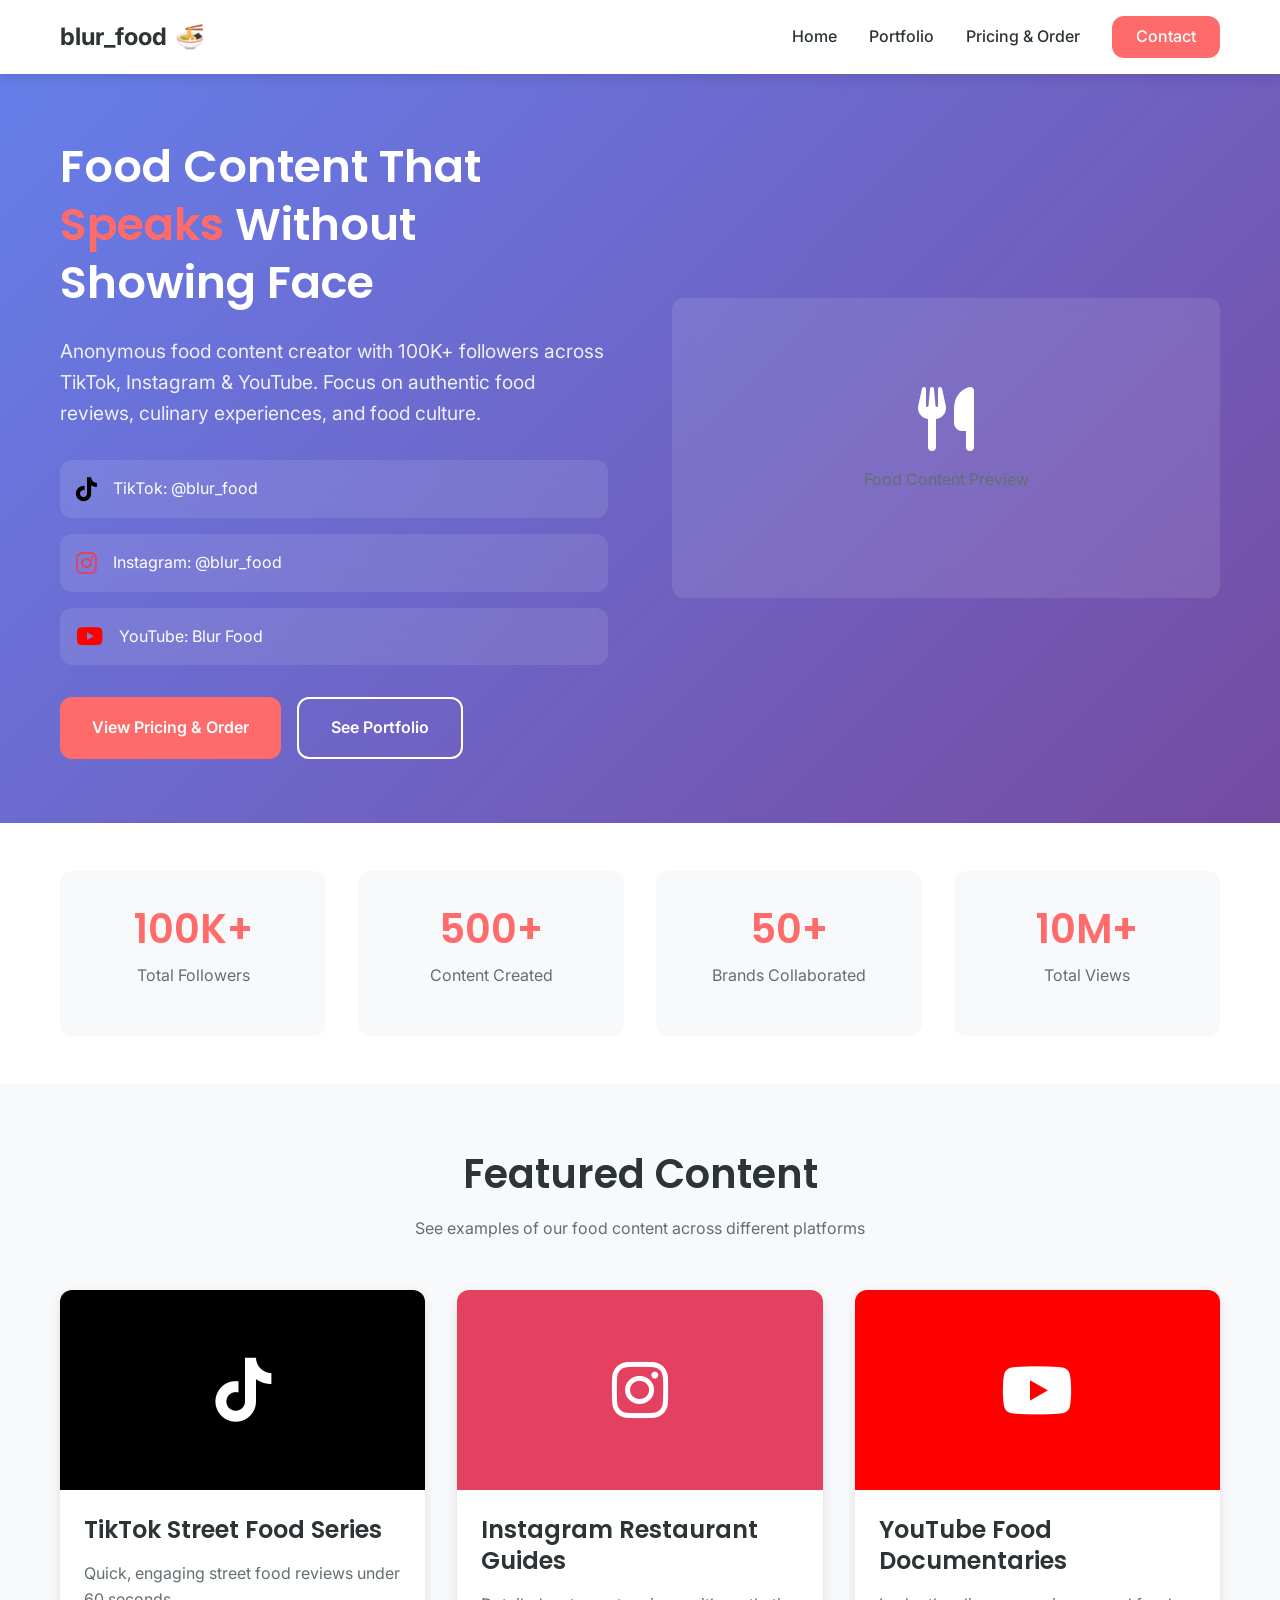
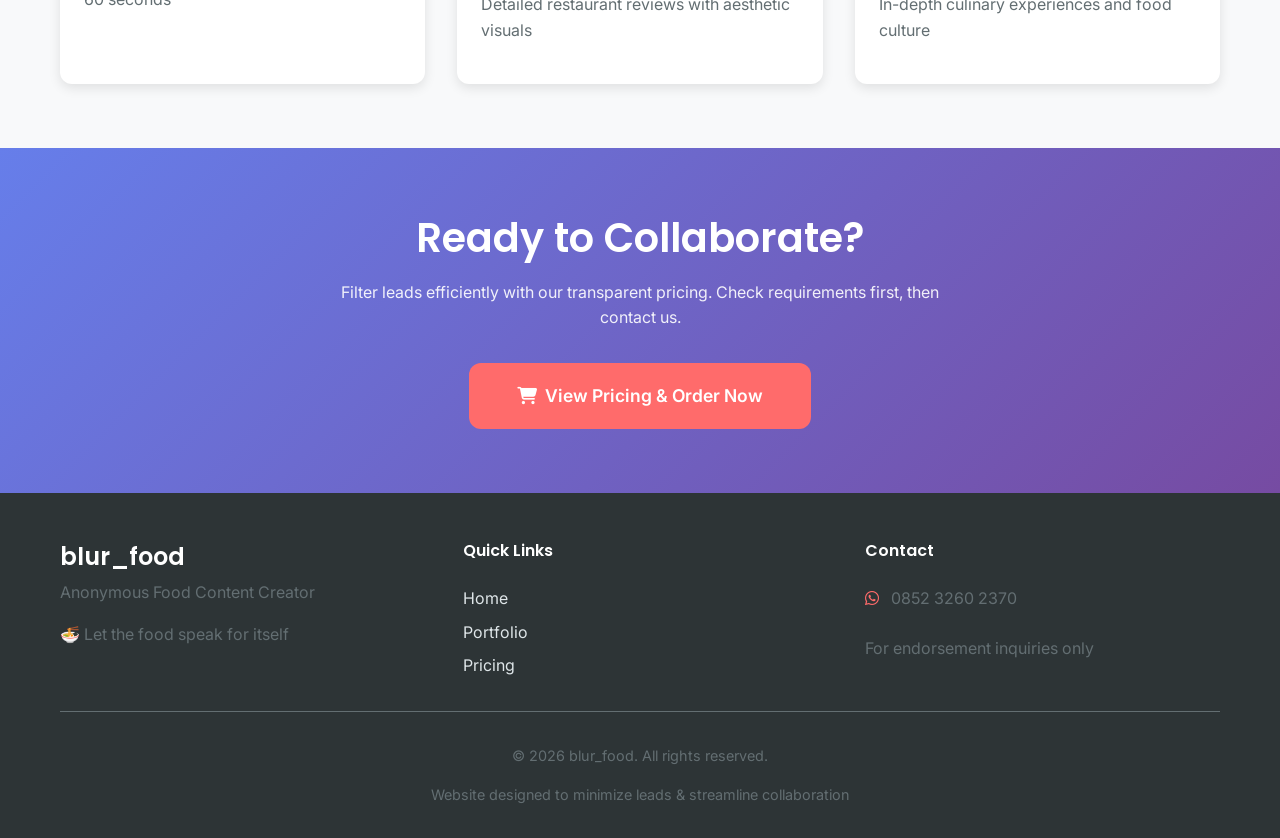
<file: index.html>
<!DOCTYPE html>
<html lang="id">
<head>
    <meta charset="UTF-8">
    <meta name="viewport" content="width=device-width, initial-scale=1.0">
    <title>blur_food - Anonymous Food Content Creator</title>
    <link rel="stylesheet" href="style.css">
    <link rel="stylesheet" href="https://cdnjs.cloudflare.com/ajax/libs/font-awesome/6.4.0/css/all.min.css">
    <link rel="preconnect" href="https://fonts.googleapis.com">
    <link rel="preconnect" href="https://fonts.gstatic.com" crossorigin>
    <link href="https://fonts.googleapis.com/css2?family=Poppins:wght@300;400;500;600;700&family=Inter:wght@400;500;600&display=swap" rel="stylesheet">
    <link rel="icon" type="image/x-icon" href="assets/favicon.ico">
</head>
<body>
    <!-- Navigation -->
    <nav class="navbar">
        <div class="container">
            <a href="/" class="logo">
                <span class="logo-text">blur_food</span>
                <span class="logo-sub">🍜</span>
            </a>
            <div class="nav-links">
                <a href="#home">Home</a>
                <a href="#portfolio">Portfolio</a>
                <a href="pricing.html">Pricing & Order</a>
                <a href="#contact" class="cta-nav">Contact</a>
            </div>
            <button class="menu-toggle">
                <i class="fas fa-bars"></i>
            </button>
        </div>
    </nav>

    <!-- Hero Section -->
    <section id="home" class="hero">
        <div class="container">
            <div class="hero-content">
                <h1 class="hero-title">Food Content That <span class="highlight">Speaks</span> Without Showing Face</h1>
                <p class="hero-subtitle">Anonymous food content creator with 100K+ followers across TikTok, Instagram & YouTube. Focus on authentic food reviews, culinary experiences, and food culture.</p>
                
                <div class="platforms">
                    <div class="platform">
                        <i class="fab fa-tiktok"></i>
                        <span>TikTok: @blur_food</span>
                    </div>
                    <div class="platform">
                        <i class="fab fa-instagram"></i>
                        <span>Instagram: @blur_food</span>
                    </div>
                    <div class="platform">
                        <i class="fab fa-youtube"></i>
                        <span>YouTube: Blur Food</span>
                    </div>
                </div>

                <div class="hero-cta">
                    <a href="pricing.html" class="btn-primary">View Pricing & Order</a>
                    <a href="#portfolio" class="btn-secondary">See Portfolio</a>
                </div>
            </div>
            <div class="hero-image">
                <!-- Placeholder for food image -->
                <div class="image-placeholder">
                    <i class="fas fa-utensils"></i>
                    <p>Food Content Preview</p>
                </div>
            </div>
        </div>
    </section>

    <!-- Stats Section -->
    <section class="stats">
        <div class="container">
            <div class="stat-card">
                <h3>100K+</h3>
                <p>Total Followers</p>
            </div>
            <div class="stat-card">
                <h3>500+</h3>
                <p>Content Created</p>
            </div>
            <div class="stat-card">
                <h3>50+</h3>
                <p>Brands Collaborated</p>
            </div>
            <div class="stat-card">
                <h3>10M+</h3>
                <p>Total Views</p>
            </div>
        </div>
    </section>

    <!-- Portfolio Section -->
    <section id="portfolio" class="portfolio">
        <div class="container">
            <h2 class="section-title">Featured Content</h2>
            <p class="section-subtitle">See examples of our food content across different platforms</p>
            
            <div class="portfolio-grid">
                <div class="portfolio-item">
                    <div class="portfolio-image tiktok">
                        <i class="fab fa-tiktok"></i>
                    </div>
                    <h3>TikTok Street Food Series</h3>
                    <p>Quick, engaging street food reviews under 60 seconds</p>
                </div>
                
                <div class="portfolio-item">
                    <div class="portfolio-image instagram">
                        <i class="fab fa-instagram"></i>
                    </div>
                    <h3>Instagram Restaurant Guides</h3>
                    <p>Detailed restaurant reviews with aesthetic visuals</p>
                </div>
                
                <div class="portfolio-item">
                    <div class="portfolio-image youtube">
                        <i class="fab fa-youtube"></i>
                    </div>
                    <h3>YouTube Food Documentaries</h3>
                    <p>In-depth culinary experiences and food culture</p>
                </div>
            </div>
        </div>
    </section>

    <!-- CTA Section -->
    <section class="cta">
        <div class="container">
            <h2>Ready to Collaborate?</h2>
            <p>Filter leads efficiently with our transparent pricing. Check requirements first, then contact us.</p>
            <a href="pricing.html" class="btn-primary btn-large">
                <i class="fas fa-shopping-cart"></i> View Pricing & Order Now
            </a>
        </div>
    </section>

    <!-- Footer -->
    <footer>
        <div class="container">
            <div class="footer-content">
                <div class="footer-brand">
                    <h3>blur_food</h3>
                    <p>Anonymous Food Content Creator</p>
                    <p>🍜 Let the food speak for itself</p>
                </div>
                
                <div class="footer-links">
                    <h4>Quick Links</h4>
                    <a href="#home">Home</a>
                    <a href="#portfolio">Portfolio</a>
                    <a href="pricing.html">Pricing</a>
                </div>
                
                <div class="footer-contact">
                    <h4>Contact</h4>
                    <p><i class="fab fa-whatsapp"></i> 0852 3260 2370</p>
                    <p>For endorsement inquiries only</p>
                </div>
            </div>
            
            <div class="footer-bottom">
                <p>&copy; 2026 blur_food. All rights reserved.</p>
                <p>Website designed to minimize leads & streamline collaboration</p>
            </div>
        </div>
    </footer>

    <script src="script.js"></script>
</body>
</html>
</file>
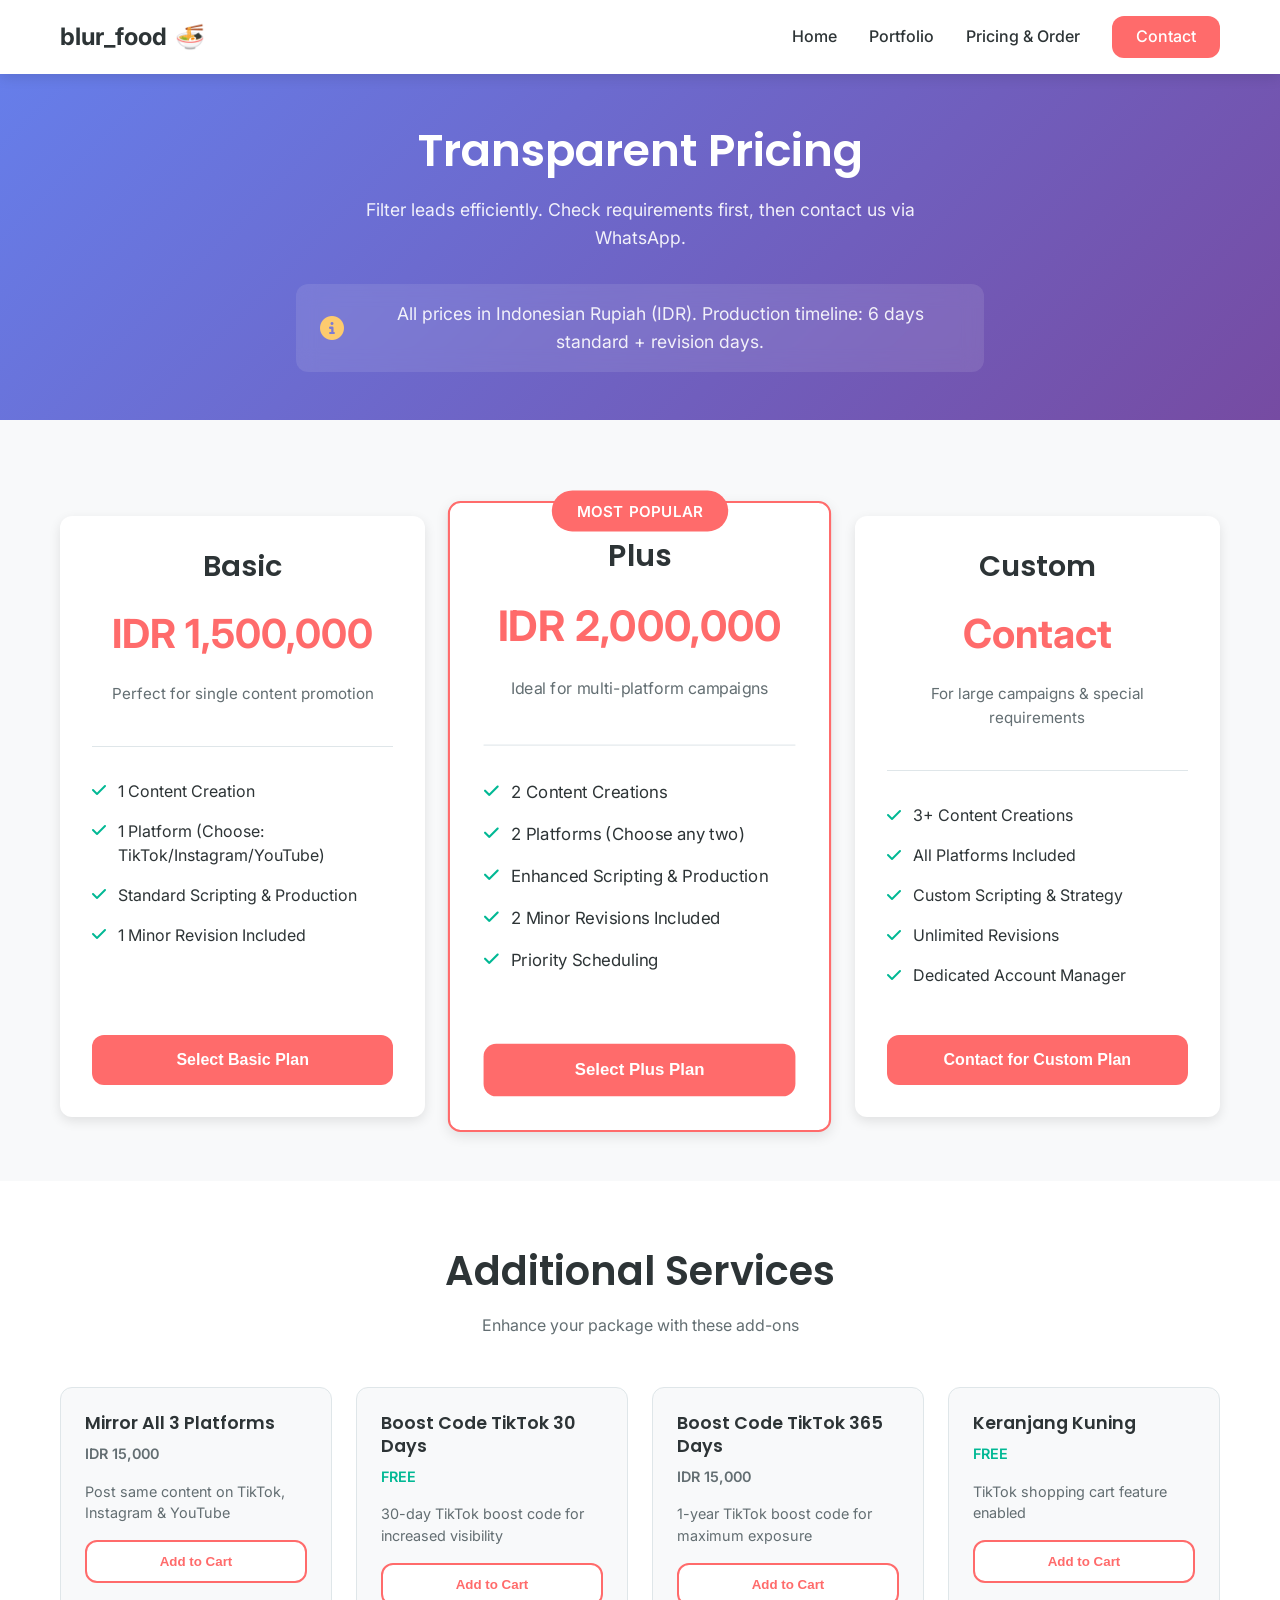
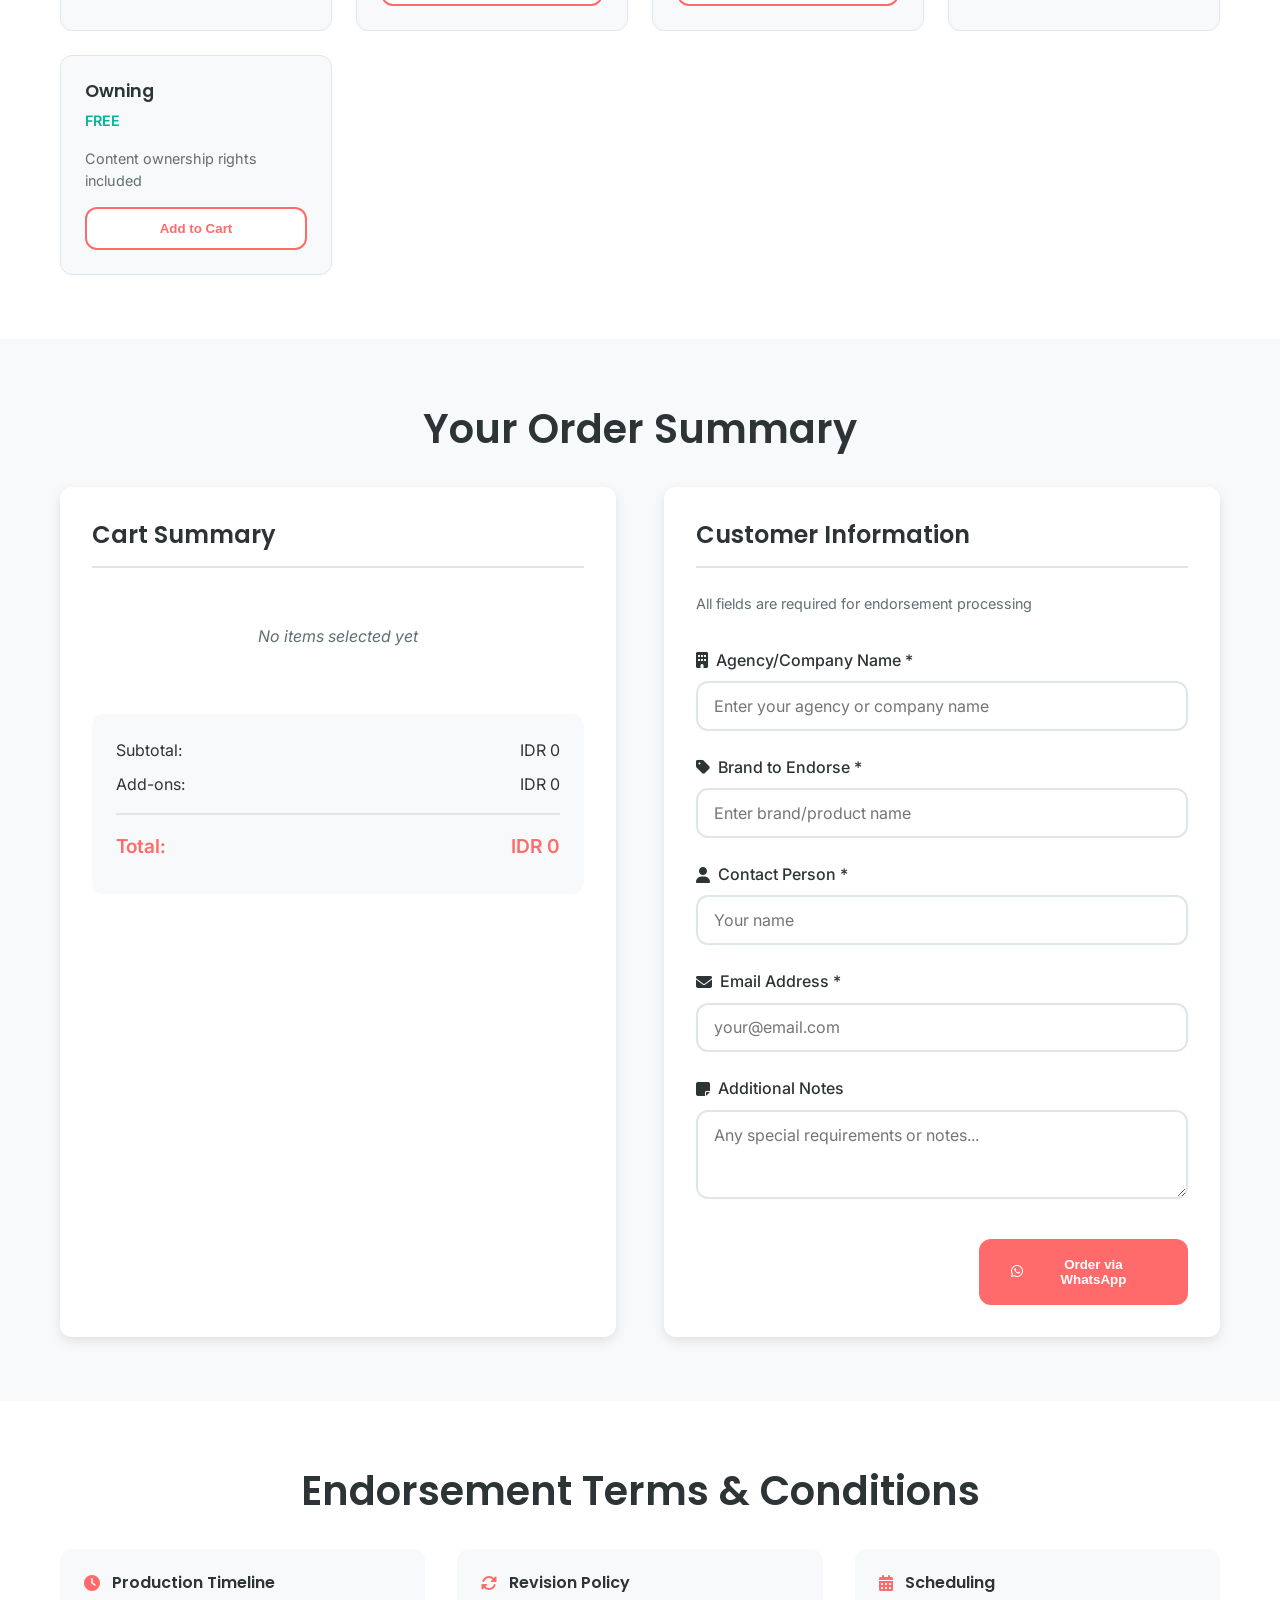
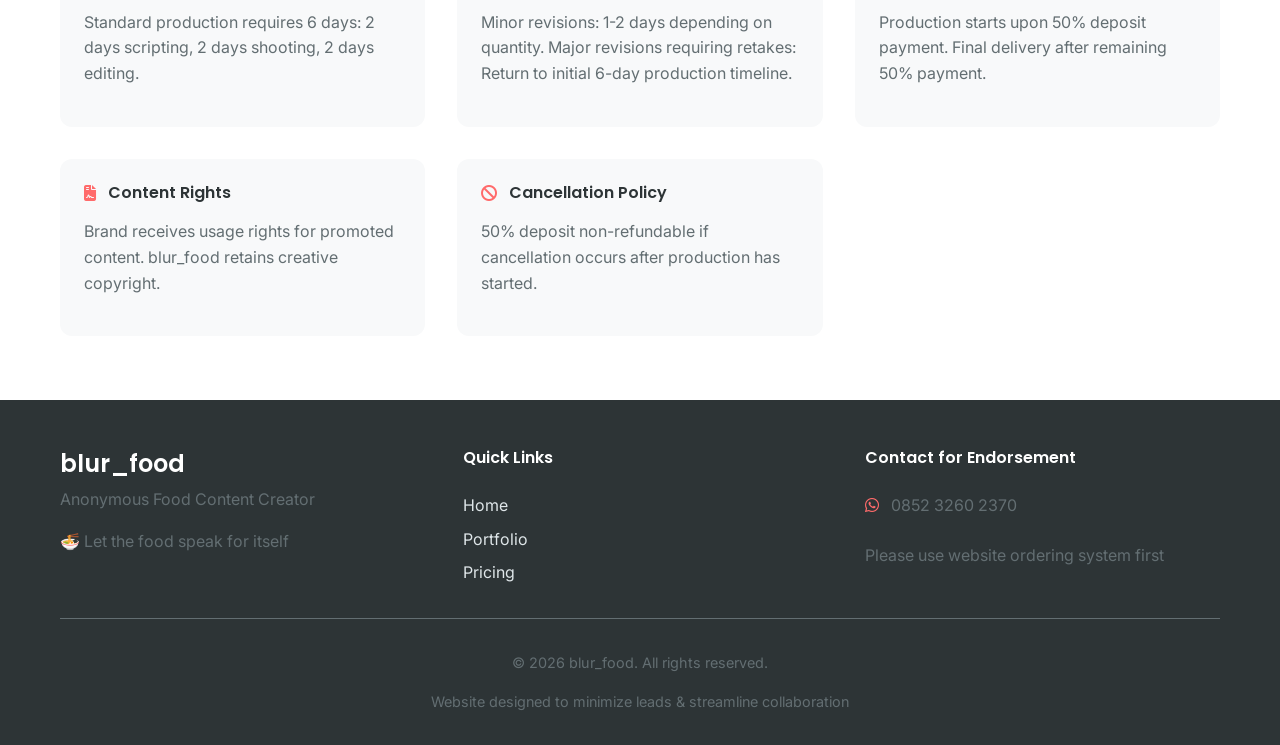
<file: pricing.html>
<!DOCTYPE html>
<html lang="id">
<head>
    <meta charset="UTF-8">
    <meta name="viewport" content="width=device-width, initial-scale=1.0">
    <title>Pricing & Order - blur_food</title>
    <link rel="stylesheet" href="style.css">
    <link rel="stylesheet" href="https://cdnjs.cloudflare.com/ajax/libs/font-awesome/6.4.0/css/all.min.css">
    <link rel="preconnect" href="https://fonts.googleapis.com">
    <link rel="preconnect" href="https://fonts.gstatic.com" crossorigin>
    <link href="https://fonts.googleapis.com/css2?family=Poppins:wght@300;400;500;600;700&family=Inter:wght@400;500;600&display=swap" rel="stylesheet">
    <link rel="icon" type="image/x-icon" href="assets/favicon.ico">
</head>
<body>
    <!-- Navigation -->
    <nav class="navbar">
        <div class="container">
            <a href="index.html" class="logo">
                <span class="logo-text">blur_food</span>
                <span class="logo-sub">🍜</span>
            </a>
            <div class="nav-links">
                <a href="index.html">Home</a>
                <a href="index.html#portfolio">Portfolio</a>
                <a href="pricing.html" class="active">Pricing & Order</a>
                <a href="#contact" class="cta-nav">Contact</a>
            </div>
            <button class="menu-toggle">
                <i class="fas fa-bars"></i>
            </button>
        </div>
    </nav>

    <!-- Pricing Header -->
    <section class="pricing-header">
        <div class="container">
            <h1>Transparent Pricing</h1>
            <p>Filter leads efficiently. Check requirements first, then contact us via WhatsApp.</p>
            <div class="alert">
                <i class="fas fa-info-circle"></i>
                <p>All prices in Indonesian Rupiah (IDR). Production timeline: 6 days standard + revision days.</p>
            </div>
        </div>
    </section>

    <!-- Pricing Plans -->
    <section class="pricing-plans">
        <div class="container">
            <div class="plans-grid">
                <!-- Basic Plan -->
                <div class="plan-card">
                    <div class="plan-header">
                        <h3>Basic</h3>
                        <div class="price">IDR 1,500,000</div>
                        <p class="plan-desc">Perfect for single content promotion</p>
                    </div>
                    <div class="plan-features">
                        <div class="feature">
                            <i class="fas fa-check"></i>
                            <span>1 Content Creation</span>
                        </div>
                        <div class="feature">
                            <i class="fas fa-check"></i>
                            <span>1 Platform (Choose: TikTok/Instagram/YouTube)</span>
                        </div>
                        <div class="feature">
                            <i class="fas fa-check"></i>
                            <span>Standard Scripting & Production</span>
                        </div>
                        <div class="feature">
                            <i class="fas fa-check"></i>
                            <span>1 Minor Revision Included</span>
                        </div>
                    </div>
                    <button class="select-plan" data-plan="basic" data-price="1500000">
                        Select Basic Plan
                    </button>
                </div>

                <!-- Plus Plan -->
                <div class="plan-card popular">
                    <div class="popular-badge">MOST POPULAR</div>
                    <div class="plan-header">
                        <h3>Plus</h3>
                        <div class="price">IDR 2,000,000</div>
                        <p class="plan-desc">Ideal for multi-platform campaigns</p>
                    </div>
                    <div class="plan-features">
                        <div class="feature">
                            <i class="fas fa-check"></i>
                            <span>2 Content Creations</span>
                        </div>
                        <div class="feature">
                            <i class="fas fa-check"></i>
                            <span>2 Platforms (Choose any two)</span>
                        </div>
                        <div class="feature">
                            <i class="fas fa-check"></i>
                            <span>Enhanced Scripting & Production</span>
                        </div>
                        <div class="feature">
                            <i class="fas fa-check"></i>
                            <span>2 Minor Revisions Included</span>
                        </div>
                        <div class="feature">
                            <i class="fas fa-check"></i>
                            <span>Priority Scheduling</span>
                        </div>
                    </div>
                    <button class="select-plan" data-plan="plus" data-price="2000000">
                        Select Plus Plan
                    </button>
                </div>

                <!-- Custom Plan -->
                <div class="plan-card">
                    <div class="plan-header">
                        <h3>Custom</h3>
                        <div class="price">Contact</div>
                        <p class="plan-desc">For large campaigns & special requirements</p>
                    </div>
                    <div class="plan-features">
                        <div class="feature">
                            <i class="fas fa-check"></i>
                            <span>3+ Content Creations</span>
                        </div>
                        <div class="feature">
                            <i class="fas fa-check"></i>
                            <span>All Platforms Included</span>
                        </div>
                        <div class="feature">
                            <i class="fas fa-check"></i>
                            <span>Custom Scripting & Strategy</span>
                        </div>
                        <div class="feature">
                            <i class="fas fa-check"></i>
                            <span>Unlimited Revisions</span>
                        </div>
                        <div class="feature">
                            <i class="fas fa-check"></i>
                            <span>Dedicated Account Manager</span>
                        </div>
                    </div>
                    <button class="select-plan" data-plan="custom" data-price="0">
                        Contact for Custom Plan
                    </button>
                </div>
            </div>
        </div>
    </section>

    <!-- Add-ons Section -->
    <section class="addons">
        <div class="container">
            <h2 class="section-title">Additional Services</h2>
            <p class="section-subtitle">Enhance your package with these add-ons</p>
            
            <div class="addons-grid">
                <div class="addon-card">
                    <h4>Mirror All 3 Platforms</h4>
                    <p class="addon-price">IDR 15,000</p>
                    <p>Post same content on TikTok, Instagram & YouTube</p>
                    <button class="add-to-cart" data-addon="mirror" data-price="15000">
                        Add to Cart
                    </button>
                </div>
                
                <div class="addon-card">
                    <h4>Boost Code TikTok 30 Days</h4>
                    <p class="addon-price free">FREE</p>
                    <p>30-day TikTok boost code for increased visibility</p>
                    <button class="add-to-cart" data-addon="boost30" data-price="0">
                        Add to Cart
                    </button>
                </div>
                
                <div class="addon-card">
                    <h4>Boost Code TikTok 365 Days</h4>
                    <p class="addon-price">IDR 15,000</p>
                    <p>1-year TikTok boost code for maximum exposure</p>
                    <button class="add-to-cart" data-addon="boost365" data-price="15000">
                        Add to Cart
                    </button>
                </div>
                
                <div class="addon-card">
                    <h4>Keranjang Kuning</h4>
                    <p class="addon-price free">FREE</p>
                    <p>TikTok shopping cart feature enabled</p>
                    <button class="add-to-cart" data-addon="keranjang" data-price="0">
                        Add to Cart
                    </button>
                </div>
                
                <div class="addon-card">
                    <h4>Owning</h4>
                    <p class="addon-price free">FREE</p>
                    <p>Content ownership rights included</p>
                    <button class="add-to-cart" data-addon="owning" data-price="0">
                        Add to Cart
                    </button>
                </div>
            </div>
        </div>
    </section>

    <!-- Cart & Order Form -->
    <section class="order-form">
        <div class="container">
            <h2 class="section-title">Your Order Summary</h2>
            
            <div class="order-container">
                <div class="cart-summary">
                    <h3>Cart Summary</h3>
                    <div id="cart-items">
                        <p class="empty-cart">No items selected yet</p>
                    </div>
                    <div class="cart-total">
                        <div class="total-line">
                            <span>Subtotal:</span>
                            <span id="subtotal">IDR 0</span>
                        </div>
                        <div class="total-line">
                            <span>Add-ons:</span>
                            <span id="addons-total">IDR 0</span>
                        </div>
                        <div class="total-line grand-total">
                            <span>Total:</span>
                            <span id="grand-total">IDR 0</span>
                        </div>
                    </div>
                    
                    <button id="clear-cart" class="btn-secondary">
                        <i class="fas fa-trash"></i> Clear Cart
                    </button>
                </div>
                
                <div class="customer-info">
                    <h3>Customer Information</h3>
                    <p class="form-note">All fields are required for endorsement processing</p>
                    
                    <form id="order-form">
                        <div class="form-group">
                            <label for="agency">
                                <i class="fas fa-building"></i> Agency/Company Name *
                            </label>
                            <input type="text" id="agency" required placeholder="Enter your agency or company name">
                        </div>
                        
                        <div class="form-group">
                            <label for="brand">
                                <i class="fas fa-tag"></i> Brand to Endorse *
                            </label>
                            <input type="text" id="brand" required placeholder="Enter brand/product name">
                        </div>
                        
                        <div class="form-group">
                            <label for="contact-person">
                                <i class="fas fa-user"></i> Contact Person *
                            </label>
                            <input type="text" id="contact-person" required placeholder="Your name">
                        </div>
                        
                        <div class="form-group">
                            <label for="email">
                                <i class="fas fa-envelope"></i> Email Address *
                            </label>
                            <input type="email" id="email" required placeholder="your@email.com">
                        </div>
                        
                        <div class="form-group">
                            <label for="notes">
                                <i class="fas fa-sticky-note"></i> Additional Notes
                            </label>
                            <textarea id="notes" rows="3" placeholder="Any special requirements or notes..."></textarea>
                        </div>
                        
                        <div class="form-actions">
                            <button type="button" id="preview-wa" class="btn-secondary">
                                <i class="fas fa-eye"></i> Preview WhatsApp Message
                            </button>
                            <button type="submit" id="submit-order" class="btn-primary" disabled>
                                <i class="fab fa-whatsapp"></i> Order via WhatsApp
                            </button>
                        </div>
                    </form>
                </div>
            </div>
        </div>
    </section>

    <!-- Terms & Conditions -->
    <section class="terms">
        <div class="container">
            <h2 class="section-title">Endorsement Terms & Conditions</h2>
            
            <div class="terms-content">
                <div class="term-item">
                    <h4><i class="fas fa-clock"></i> Production Timeline</h4>
                    <p>Standard production requires 6 days: 2 days scripting, 2 days shooting, 2 days editing.</p>
                </div>
                
                <div class="term-item">
                    <h4><i class="fas fa-sync-alt"></i> Revision Policy</h4>
                    <p>Minor revisions: 1-2 days depending on quantity. Major revisions requiring retakes: Return to initial 6-day production timeline.</p>
                </div>
                
                <div class="term-item">
                    <h4><i class="fas fa-calendar-alt"></i> Scheduling</h4>
                    <p>Production starts upon 50% deposit payment. Final delivery after remaining 50% payment.</p>
                </div>
                
                <div class="term-item">
                    <h4><i class="fas fa-file-contract"></i> Content Rights</h4>
                    <p>Brand receives usage rights for promoted content. blur_food retains creative copyright.</p>
                </div>
                
                <div class="term-item">
                    <h4><i class="fas fa-ban"></i> Cancellation Policy</h4>
                    <p>50% deposit non-refundable if cancellation occurs after production has started.</p>
                </div>
            </div>
        </div>
    </section>

    <!-- Footer -->
    <footer>
        <div class="container">
            <div class="footer-content">
                <div class="footer-brand">
                    <h3>blur_food</h3>
                    <p>Anonymous Food Content Creator</p>
                    <p>🍜 Let the food speak for itself</p>
                </div>
                
                <div class="footer-links">
                    <h4>Quick Links</h4>
                    <a href="index.html">Home</a>
                    <a href="index.html#portfolio">Portfolio</a>
                    <a href="pricing.html">Pricing</a>
                </div>
                
                <div class="footer-contact">
                    <h4>Contact for Endorsement</h4>
                    <p><i class="fab fa-whatsapp"></i> 0852 3260 2370</p>
                    <p>Please use website ordering system first</p>
                </div>
            </div>
            
            <div class="footer-bottom">
                <p>&copy; 2026 blur_food. All rights reserved.</p>
                <p>Website designed to minimize leads & streamline collaboration</p>
            </div>
        </div>
    </footer>

    <!-- WhatsApp Preview Modal -->
    <div id="wa-modal" class="modal">
        <div class="modal-content">
            <div class="modal-header">
                <h3>WhatsApp Message Preview</h3>
                <button class="close-modal">&times;</button>
            </div>
            <div class="modal-body">
                <div class="wa-preview">
                    <p id="wa-message-content">Your message will appear here...</p>
                </div>
                <div class="modal-actions">
                    <button id="copy-wa" class="btn-secondary">
                        <i class="fas fa-copy"></i> Copy Message
                    </button>
                    <button id="send-wa" class="btn-primary">
                        <i class="fab fa-whatsapp"></i> Open WhatsApp
                    </button>
                </div>
            </div>
        </div>
    </div>

    <script src="script.js"></script>
</body>
</html>
</file>
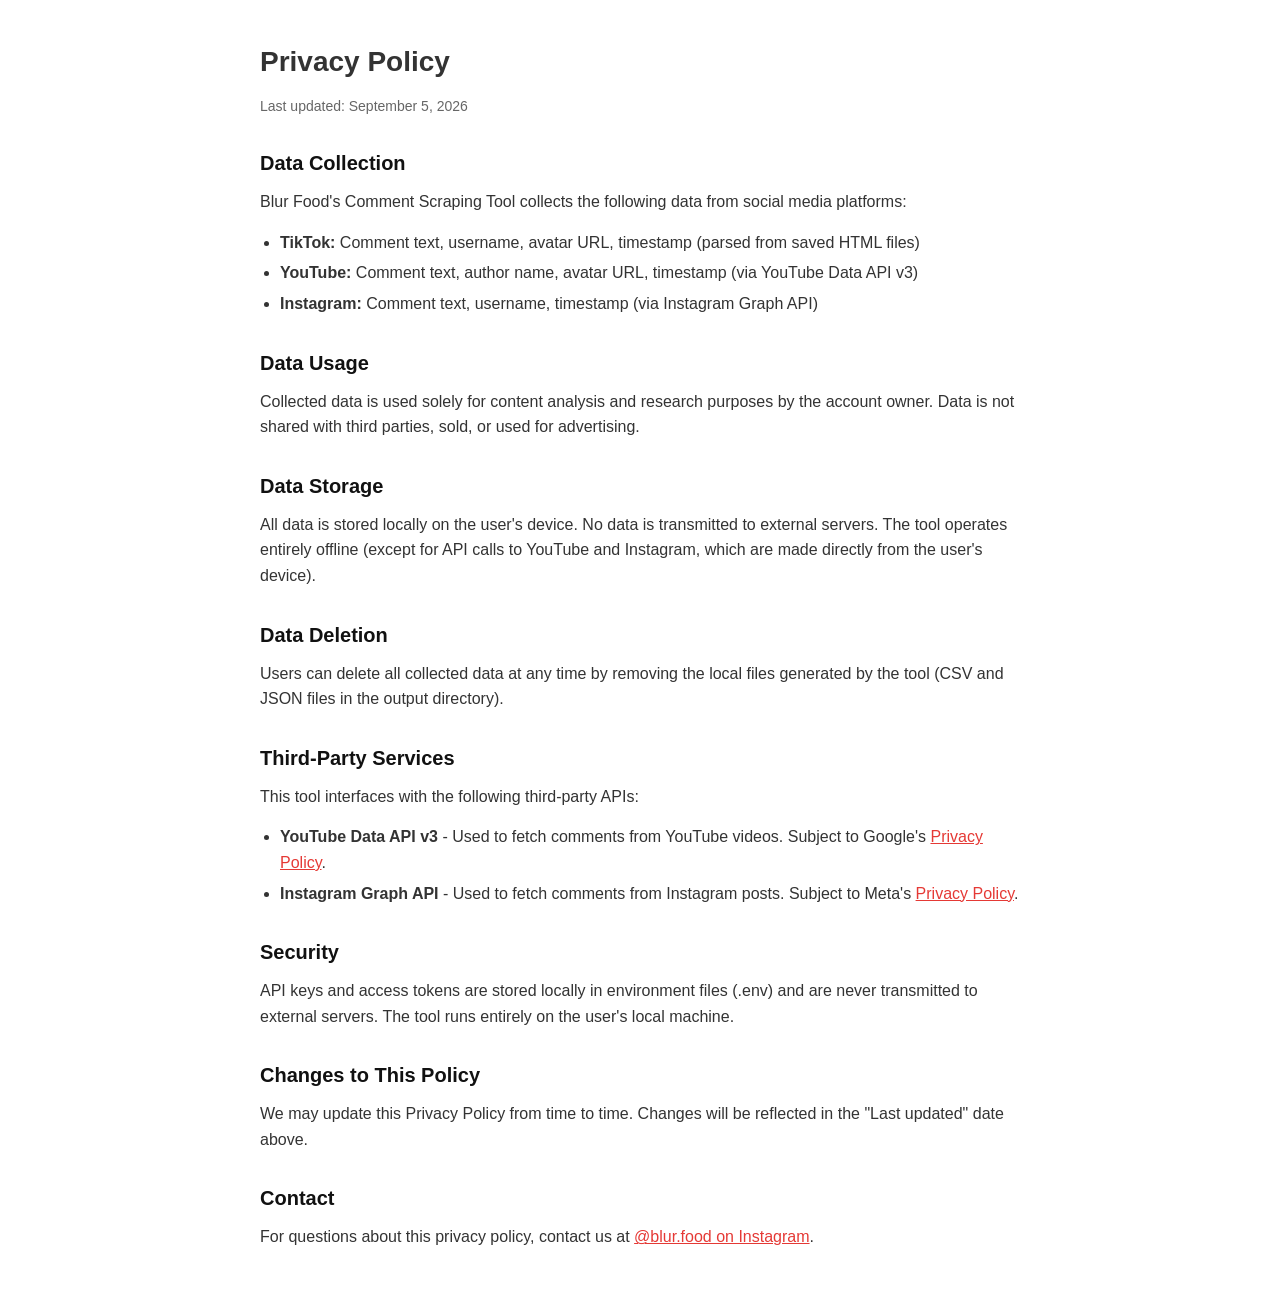
<file: privacy.html>
<!DOCTYPE html>
<html lang="en">
<head>
  <meta charset="UTF-8">
  <meta name="viewport" content="width=device-width, initial-scale=1.0">
  <title>Privacy Policy - Blur Food</title>
  <style>
    * { margin: 0; padding: 0; box-sizing: border-box; }
    body { font-family: -apple-system, BlinkMacSystemFont, 'Segoe UI', Roboto, sans-serif; line-height: 1.6; color: #333; max-width: 800px; margin: 0 auto; padding: 40px 20px; }
    h1 { font-size: 28px; margin-bottom: 10px; }
    h2 { font-size: 20px; margin-top: 30px; margin-bottom: 10px; color: #111; }
    p { margin-bottom: 15px; }
    .meta { color: #666; font-size: 14px; margin-bottom: 30px; }
    ul { margin-left: 20px; margin-bottom: 15px; }
    li { margin-bottom: 5px; }
    a { color: #e53935; }
  </style>
</head>
<body>
  <h1>Privacy Policy</h1>
  <p class="meta">Last updated: September 5, 2026</p>

  <h2>Data Collection</h2>
  <p>Blur Food's Comment Scraping Tool collects the following data from social media platforms:</p>
  <ul>
    <li><strong>TikTok:</strong> Comment text, username, avatar URL, timestamp (parsed from saved HTML files)</li>
    <li><strong>YouTube:</strong> Comment text, author name, avatar URL, timestamp (via YouTube Data API v3)</li>
    <li><strong>Instagram:</strong> Comment text, username, timestamp (via Instagram Graph API)</li>
  </ul>

  <h2>Data Usage</h2>
  <p>Collected data is used solely for content analysis and research purposes by the account owner. Data is not shared with third parties, sold, or used for advertising.</p>

  <h2>Data Storage</h2>
  <p>All data is stored locally on the user's device. No data is transmitted to external servers. The tool operates entirely offline (except for API calls to YouTube and Instagram, which are made directly from the user's device).</p>

  <h2>Data Deletion</h2>
  <p>Users can delete all collected data at any time by removing the local files generated by the tool (CSV and JSON files in the output directory).</p>

  <h2>Third-Party Services</h2>
  <p>This tool interfaces with the following third-party APIs:</p>
  <ul>
    <li><strong>YouTube Data API v3</strong> - Used to fetch comments from YouTube videos. Subject to Google's <a href="https://policies.google.com/privacy">Privacy Policy</a>.</li>
    <li><strong>Instagram Graph API</strong> - Used to fetch comments from Instagram posts. Subject to Meta's <a href="https://www.facebook.com/privacy/explanation">Privacy Policy</a>.</li>
  </ul>

  <h2>Security</h2>
  <p>API keys and access tokens are stored locally in environment files (.env) and are never transmitted to external servers. The tool runs entirely on the user's local machine.</p>

  <h2>Changes to This Policy</h2>
  <p>We may update this Privacy Policy from time to time. Changes will be reflected in the "Last updated" date above.</p>

  <h2>Contact</h2>
  <p>For questions about this privacy policy, contact us at <a href="https://www.instagram.com/blur.food/">@blur.food on Instagram</a>.</p>
</body>
</html>
</file>
<file: style.css>
/* Reset & Base Styles */
* {
    margin: 0;
    padding: 0;
    box-sizing: border-box;
}

:root {
    --primary: #FF6B6B;
    --primary-dark: #FF4757;
    --secondary: #1E90FF;
    --dark: #2D3436;
    --light: #F8F9FA;
    --gray: #636E72;
    --gray-light: #DFE6E9;
    --success: #00B894;
    --warning: #FDCB6E;
    --shadow: 0 4px 12px rgba(0, 0, 0, 0.1);
    --radius: 12px;
    --transition: all 0.3s ease;
}

body {
    font-family: 'Inter', sans-serif;
    line-height: 1.6;
    color: var(--dark);
    background-color: var(--light);
}

.container {
    max-width: 1200px;
    margin: 0 auto;
    padding: 0 20px;
}

/* Typography */
h1, h2, h3, h4 {
    font-family: 'Poppins', sans-serif;
    font-weight: 600;
    line-height: 1.3;
}

h1 {
    font-size: 3rem;
    margin-bottom: 1rem;
}

h2 {
    font-size: 2.5rem;
    margin-bottom: 1rem;
}

h3 {
    font-size: 1.5rem;
    margin-bottom: 0.5rem;
}

p {
    margin-bottom: 1rem;
    color: var(--gray);
}

.highlight {
    color: var(--primary);
}

/* Navigation */
.navbar {
    background: white;
    box-shadow: var(--shadow);
    position: sticky;
    top: 0;
    z-index: 1000;
    padding: 1rem 0;
}

.navbar .container {
    display: flex;
    justify-content: space-between;
    align-items: center;
}

.logo {
    display: flex;
    align-items: center;
    text-decoration: none;
    font-size: 1.5rem;
    font-weight: 700;
    color: var(--dark);
}

.logo-text {
    margin-right: 0.5rem;
}

.logo-sub {
    color: var(--primary);
}

.nav-links {
    display: flex;
    gap: 2rem;
    align-items: center;
}

.nav-links a {
    text-decoration: none;
    color: var(--dark);
    font-weight: 500;
    transition: var(--transition);
}

.nav-links a:hover {
    color: var(--primary);
}

.cta-nav {
    background: var(--primary);
    color: white !important;
    padding: 0.5rem 1.5rem;
    border-radius: var(--radius);
}

.cta-nav:hover {
    background: var(--primary-dark);
    transform: translateY(-2px);
}

.menu-toggle {
    display: none;
    background: none;
    border: none;
    font-size: 1.5rem;
    color: var(--dark);
    cursor: pointer;
}

/* Hero Section */
.hero {
    padding: 4rem 0;
    background: linear-gradient(135deg, #667eea 0%, #764ba2 100%);
    color: white;
}

.hero .container {
    display: grid;
    grid-template-columns: 1fr 1fr;
    gap: 4rem;
    align-items: center;
}

.hero-title {
    font-size: 2.8rem;
    color: white;
    margin-bottom: 1.5rem;
}

.hero-subtitle {
    font-size: 1.2rem;
    color: rgba(255, 255, 255, 0.9);
    margin-bottom: 2rem;
}

.platforms {
    display: flex;
    flex-direction: column;
    gap: 1rem;
    margin-bottom: 2rem;
}

.platform {
    display: flex;
    align-items: center;
    gap: 1rem;
    background: rgba(255, 255, 255, 0.1);
    padding: 1rem;
    border-radius: var(--radius);
    backdrop-filter: blur(10px);
}

.platform i {
    font-size: 1.5rem;
}

.platform:nth-child(1) i { color: #000000; }
.platform:nth-child(2) i { color: #E4405F; }
.platform:nth-child(3) i { color: #FF0000; }

.hero-cta {
    display: flex;
    gap: 1rem;
}

.btn-primary, .btn-secondary {
    padding: 1rem 2rem;
    border-radius: var(--radius);
    text-decoration: none;
    font-weight: 600;
    display: inline-flex;
    align-items: center;
    gap: 0.5rem;
    transition: var(--transition);
}

.btn-primary {
    background: var(--primary);
    color: white;
    border: none;
}

.btn-primary:hover {
    background: var(--primary-dark);
    transform: translateY(-2px);
    box-shadow: 0 6px 20px rgba(255, 107, 107, 0.3);
}

.btn-secondary {
    background: transparent;
    color: white;
    border: 2px solid white;
}

.btn-secondary:hover {
    background: white;
    color: var(--dark);
}

.hero-image {
    display: flex;
    justify-content: center;
    align-items: center;
}

.image-placeholder {
    width: 100%;
    height: 300px;
    background: rgba(255, 255, 255, 0.1);
    border-radius: var(--radius);
    display: flex;
    flex-direction: column;
    justify-content: center;
    align-items: center;
    color: white;
    backdrop-filter: blur(10px);
}

.image-placeholder i {
    font-size: 4rem;
    margin-bottom: 1rem;
}

/* Stats Section */
.stats {
    padding: 3rem 0;
    background: white;
}

.stats .container {
    display: grid;
    grid-template-columns: repeat(4, 1fr);
    gap: 2rem;
}

.stat-card {
    text-align: center;
    padding: 2rem;
    background: var(--light);
    border-radius: var(--radius);
    transition: var(--transition);
}

.stat-card:hover {
    transform: translateY(-5px);
    box-shadow: var(--shadow);
}

.stat-card h3 {
    font-size: 2.5rem;
    color: var(--primary);
    margin-bottom: 0.5rem;
}

/* Portfolio Section */
.portfolio {
    padding: 4rem 0;
    background: var(--light);
}

.section-title {
    text-align: center;
    margin-bottom: 1rem;
}

.section-subtitle {
    text-align: center;
    max-width: 600px;
    margin: 0 auto 3rem;
}

.portfolio-grid {
    display: grid;
    grid-template-columns: repeat(3, 1fr);
    gap: 2rem;
}

.portfolio-item {
    background: white;
    border-radius: var(--radius);
    overflow: hidden;
    box-shadow: var(--shadow);
    transition: var(--transition);
}

.portfolio-item:hover {
    transform: translateY(-10px);
}

.portfolio-image {
    height: 200px;
    display: flex;
    justify-content: center;
    align-items: center;
    font-size: 4rem;
    color: white;
}

.portfolio-image.tiktok { background: #000000; }
.portfolio-image.instagram { background: #E4405F; }
.portfolio-image.youtube { background: #FF0000; }

.portfolio-item h3 {
    padding: 1.5rem 1.5rem 0.5rem;
}

.portfolio-item p {
    padding: 0 1.5rem 1.5rem;
    color: var(--gray);
}

/* CTA Section */
.cta {
    padding: 4rem 0;
    background: linear-gradient(135deg, #667eea 0%, #764ba2 100%);
    color: white;
    text-align: center;
}

.cta h2 {
    color: white;
    margin-bottom: 1rem;
}

.cta p {
    color: rgba(255, 255, 255, 0.9);
    max-width: 600px;
    margin: 0 auto 2rem;
}

.btn-large {
    padding: 1.2rem 3rem;
    font-size: 1.1rem;
}

/* ===== PRICING PAGE SPECIFIC STYLES ===== */

/* Pricing Header */
.pricing-header {
    padding: 3rem 0;
    background: linear-gradient(135deg, #667eea 0%, #764ba2 100%);
    color: white;
    text-align: center;
}

.pricing-header h1 {
    color: white;
    margin-bottom: 1rem;
    font-size: 2.8rem;
}

.pricing-header p {
    color: rgba(255, 255, 255, 0.9);
    max-width: 600px;
    margin: 0 auto;
    font-size: 1.1rem;
}

.alert {
    background: rgba(255, 255, 255, 0.1);
    padding: 1rem 1.5rem;
    border-radius: var(--radius);
    margin-top: 2rem;
    display: inline-flex;
    align-items: center;
    gap: 1rem;
    max-width: 800px;
    backdrop-filter: blur(10px);
}

.alert i {
    font-size: 1.5rem;
    color: var(--warning);
}

/* Pricing Plans */
.pricing-plans {
    padding: 4rem 0;
    background: var(--light);
}

.plans-grid {
    display: grid;
    grid-template-columns: repeat(3, 1fr);
    gap: 2rem;
    margin-top: 2rem;
}

.plan-card {
    background: white;
    border-radius: var(--radius);
    padding: 2rem;
    box-shadow: var(--shadow);
    position: relative;
    transition: var(--transition);
    display: flex;
    flex-direction: column;
}

.plan-card:hover {
    transform: translateY(-5px);
    box-shadow: 0 10px 30px rgba(0, 0, 0, 0.15);
}

.plan-card.popular {
    border: 2px solid var(--primary);
    transform: scale(1.05);
}

.popular-badge {
    position: absolute;
    top: -12px;
    left: 50%;
    transform: translateX(-50%);
    background: var(--primary);
    color: white;
    padding: 0.5rem 1.5rem;
    border-radius: 20px;
    font-size: 0.9rem;
    font-weight: 600;
    text-transform: uppercase;
    letter-spacing: 0.5px;
}

.plan-header {
    text-align: center;
    margin-bottom: 2rem;
    padding-bottom: 1.5rem;
    border-bottom: 1px solid var(--gray-light);
}

.plan-header h3 {
    font-size: 1.8rem;
    color: var(--dark);
    margin-bottom: 0.5rem;
}

.price {
    font-size: 2.5rem;
    font-weight: 700;
    color: var(--primary);
    margin: 1rem 0;
}

.plan-desc {
    color: var(--gray);
    font-size: 0.95rem;
}

.plan-features {
    flex: 1;
    margin-bottom: 2rem;
}

.feature {
    display: flex;
    align-items: flex-start;
    gap: 0.75rem;
    margin-bottom: 1rem;
}

.feature i {
    color: var(--success);
    margin-top: 0.2rem;
    flex-shrink: 0;
}

.feature span {
    color: var(--dark);
    line-height: 1.5;
}

.select-plan {
    width: 100%;
    padding: 1rem;
    background: var(--primary);
    color: white;
    border: none;
    border-radius: var(--radius);
    font-weight: 600;
    cursor: pointer;
    transition: var(--transition);
    font-size: 1rem;
    margin-top: auto;
}

.select-plan:hover {
    background: var(--primary-dark);
    transform: translateY(-2px);
}

/* Add-ons Section */
.addons {
    padding: 4rem 0;
    background: white;
}

.addons-grid {
    display: grid;
    grid-template-columns: repeat(auto-fit, minmax(250px, 1fr));
    gap: 1.5rem;
    margin-top: 2rem;
}

.addon-card {
    background: var(--light);
    border-radius: var(--radius);
    padding: 1.5rem;
    border: 1px solid var(--gray-light);
    transition: var(--transition);
}

.addon-card:hover {
    border-color: var(--primary);
    transform: translateY(-3px);
}

.addon-card h4 {
    color: var(--dark);
    margin-bottom: 0.5rem;
    font-size: 1.1rem;
}

.addon-price {
    font-size: 1.5rem;
    font-weight: 600;
    color: var(--primary);
    margin-bottom: 0.5rem;
}

.addon-price.free {
    color: var(--success);
}

.addon-card p {
    color: var(--gray);
    font-size: 0.9rem;
    margin-bottom: 1rem;
    line-height: 1.5;
}

.add-to-cart {
    width: 100%;
    padding: 0.75rem;
    background: white;
    color: var(--primary);
    border: 2px solid var(--primary);
    border-radius: var(--radius);
    font-weight: 600;
    cursor: pointer;
    transition: var(--transition);
}

.add-to-cart:hover, .add-to-cart.added {
    background: var(--primary);
    color: white;
}

.add-to-cart.added {
    background: var(--success);
    border-color: var(--success);
}

/* Order Form */
.order-form {
    padding: 4rem 0;
    background: var(--light);
}

.order-container {
    display: grid;
    grid-template-columns: 1fr 1fr;
    gap: 3rem;
    margin-top: 2rem;
}

.cart-summary, .customer-info {
    background: white;
    border-radius: var(--radius);
    padding: 2rem;
    box-shadow: var(--shadow);
}

.cart-summary h3, .customer-info h3 {
    color: var(--dark);
    margin-bottom: 1.5rem;
    padding-bottom: 1rem;
    border-bottom: 2px solid var(--gray-light);
}

/* Terms Section */
.terms {
    padding: 4rem 0;
    background: white;
}

.terms-content {
    display: grid;
    grid-template-columns: repeat(auto-fit, minmax(300px, 1fr));
    gap: 2rem;
    margin-top: 2rem;
}

.term-item {
    background: var(--light);
    border-radius: var(--radius);
    padding: 1.5rem;
}

.term-item h4 {
    color: var(--dark);
    margin-bottom: 1rem;
    display: flex;
    align-items: center;
    gap: 0.75rem;
}

.term-item h4 i {
    color: var(--primary);
}

.term-item p {
    color: var(--gray);
    line-height: 1.6;
}

/* Cart Styles */
.cart-item {
    display: flex;
    justify-content: space-between;
    padding: 1rem;
    border-bottom: 1px solid var(--gray-light);
    align-items: center;
}

.cart-item:last-child {
    border-bottom: none;
}

.addon-item {
    background: var(--light);
    margin-left: 1rem;
    border-radius: 8px;
    font-size: 0.9rem;
}

.empty-cart {
    text-align: center;
    color: var(--gray);
    padding: 2rem;
    font-style: italic;
}

.cart-total {
    margin-top: 2rem;
    padding: 1.5rem;
    background: var(--light);
    border-radius: var(--radius);
}

.total-line {
    display: flex;
    justify-content: space-between;
    margin-bottom: 0.5rem;
    color: var(--dark);
}

.grand-total {
    font-size: 1.2rem;
    font-weight: 600;
    color: var(--primary);
    margin-top: 1rem;
    padding-top: 1rem;
    border-top: 2px solid var(--gray-light);
}

/* Form Styles */
.form-group {
    margin-bottom: 1.5rem;
}

.form-group label {
    display: flex;
    align-items: center;
    gap: 0.5rem;
    margin-bottom: 0.5rem;
    font-weight: 500;
    color: var(--dark);
}

.form-group input,
.form-group textarea {
    width: 100%;
    padding: 0.8rem 1rem;
    border: 2px solid var(--gray-light);
    border-radius: var(--radius);
    font-family: 'Inter', sans-serif;
    font-size: 1rem;
    transition: var(--transition);
}

.form-group input:focus,
.form-group textarea:focus {
    outline: none;
    border-color: var(--primary);
    box-shadow: 0 0 0 3px rgba(255, 107, 107, 0.1);
}

.form-note {
    color: var(--gray);
    font-size: 0.9rem;
    margin-bottom: 2rem;
}

.form-actions {
    display: flex;
    gap: 1rem;
    margin-top: 2rem;
}

/* Modal Styles */
.modal {
    display: none;
    position: fixed;
    top: 0;
    left: 0;
    width: 100%;
    height: 100%;
    background: rgba(0, 0, 0, 0.5);
    z-index: 2000;
    align-items: center;
    justify-content: center;
}

.modal-content {
    background: white;
    width: 90%;
    max-width: 600px;
    border-radius: var(--radius);
    overflow: hidden;
    box-shadow: 0 20px 40px rgba(0, 0, 0, 0.2);
    max-height: 90vh;
    overflow-y: auto;
}

.modal-header {
    display: flex;
    justify-content: space-between;
    align-items: center;
    padding: 1.5rem;
    background: var(--dark);
    color: white;
}

.close-modal {
    background: none;
    border: none;
    color: white;
    font-size: 2rem;
    cursor: pointer;
    line-height: 1;
    padding: 0;
    width: 30px;
    height: 30px;
    display: flex;
    align-items: center;
    justify-content: center;
}

.modal-body {
    padding: 2rem;
}

.wa-preview {
    background: #f0f0f0;
    padding: 1.5rem;
    border-radius: var(--radius);
    margin-bottom: 2rem;
    white-space: pre-wrap;
    font-family: monospace;
    line-height: 1.5;
    max-height: 300px;
    overflow-y: auto;
}

.modal-actions {
    display: flex;
    gap: 1rem;
    justify-content: flex-end;
}

/* Responsive for Pricing Page */
@media (max-width: 992px) {
    .plans-grid {
        grid-template-columns: repeat(2, 1fr);
    }
    
    .plan-card.popular {
        transform: none;
    }
    
    .order-container {
        grid-template-columns: 1fr;
    }
}

@media (max-width: 768px) {
    .plans-grid {
        grid-template-columns: 1fr;
    }
    
    .addons-grid {
        grid-template-columns: 1fr;
    }
    
    .terms-content {
        grid-template-columns: 1fr;
    }
    
    .form-actions {
        flex-direction: column;
    }
    
    .modal-actions {
        flex-direction: column;
    }
}

@media (max-width: 576px) {
    .pricing-header h1 {
        font-size: 2.2rem;
    }
    
    .alert {
        flex-direction: column;
        text-align: center;
        padding: 1rem;
    }
    
    .modal-content {
        width: 95%;
    }
}

/* Footer */
footer {
    background: var(--dark);
    color: white;
    padding: 3rem 0 1rem;
}

.footer-content {
    display: grid;
    grid-template-columns: repeat(3, 1fr);
    gap: 3rem;
    margin-bottom: 2rem;
}

.footer-brand h3 {
    color: white;
    margin-bottom: 0.5rem;
}

.footer-links, .footer-contact {
    display: flex;
    flex-direction: column;
    gap: 0.5rem;
}

.footer-links h4, .footer-contact h4 {
    color: white;
    margin-bottom: 1rem;
}

.footer-links a {
    color: var(--gray-light);
    text-decoration: none;
    transition: var(--transition);
}

.footer-links a:hover {
    color: var(--primary);
}

.footer-contact i {
    margin-right: 0.5rem;
    color: var(--primary);
}

.footer-bottom {
    text-align: center;
    padding-top: 2rem;
    border-top: 1px solid var(--gray);
    color: var(--gray-light);
    font-size: 0.9rem;
}

/* Responsive Design */
@media (max-width: 992px) {
    h1 { font-size: 2.5rem; }
    h2 { font-size: 2rem; }
    
    .hero .container {
        grid-template-columns: 1fr;
        text-align: center;
    }
    
    .stats .container {
        grid-template-columns: repeat(2, 1fr);
    }
    
    .portfolio-grid {
        grid-template-columns: repeat(2, 1fr);
    }
    
    .footer-content {
        grid-template-columns: repeat(2, 1fr);
    }
}

@media (max-width: 768px) {
    .nav-links {
        display: none;
    }
    
    .menu-toggle {
        display: block;
    }
    
    .hero-cta {
        flex-direction: column;
        align-items: center;
    }
    
    .portfolio-grid {
        grid-template-columns: 1fr;
    }
    
    .footer-content {
        grid-template-columns: 1fr;
        text-align: center;
    }
}

@media (max-width: 576px) {
    .stats .container {
        grid-template-columns: 1fr;
    }
    
    .platforms {
        align-items: center;
    }
    
    .platform {
        width: 100%;
        max-width: 300px;
    }
}
</file>
